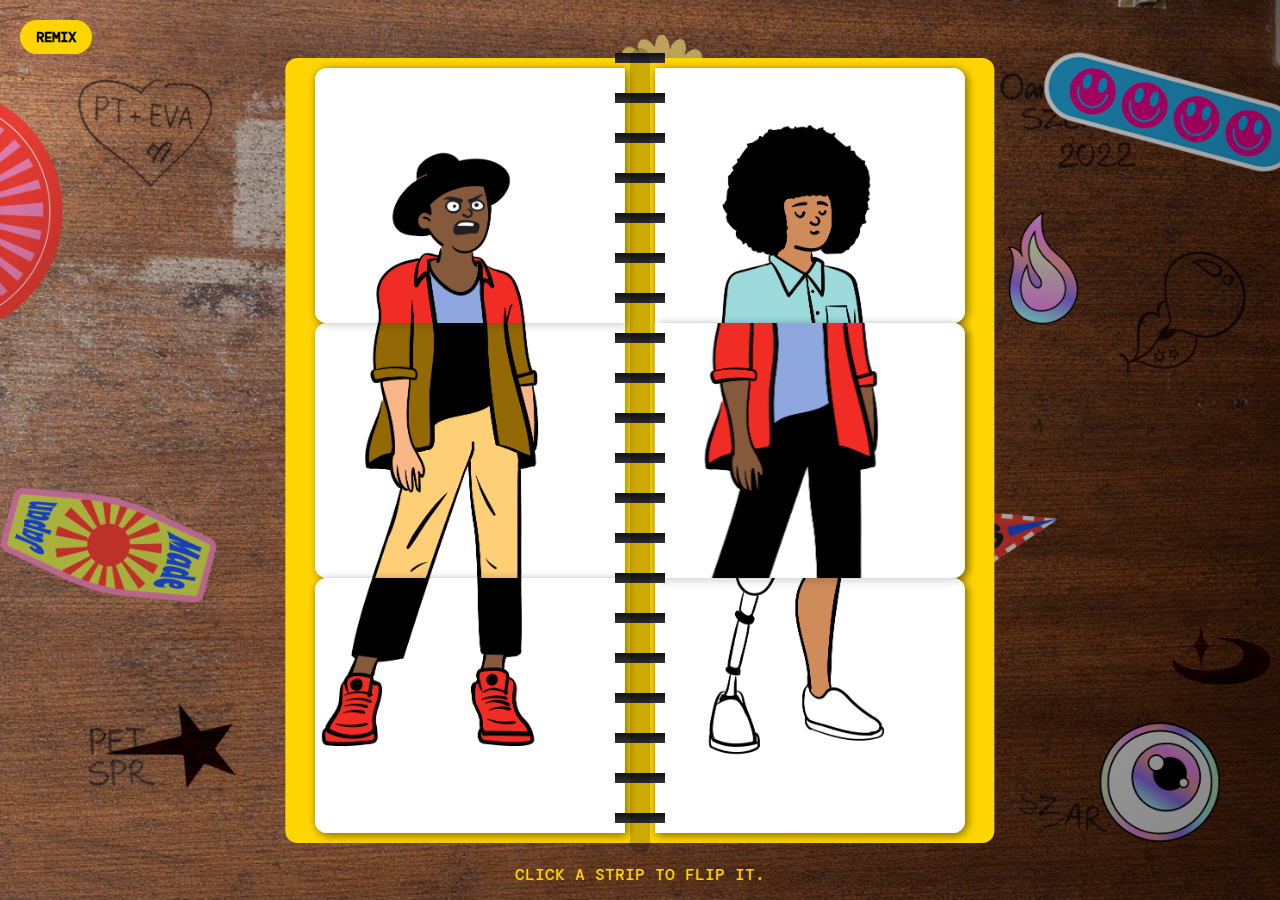
<file: Flip Card Artifact/index.html>
<!DOCTYPE html>
<html lang="en">

<head>
    <meta charset="UTF-8">
    <meta name="viewport" content="width=device-width, initial-scale=1.0">
    <title>Interactive Mix-and-Match Book</title>
    <link rel="stylesheet" href="style.css">
    <!-- Google Fonts for a premium feel -->
    <link
        href="https://fonts.googleapis.com/css2?family=DM+Mono:ital,wght@0,300;0,400;0,500;1,300;1,400;1,500&display=swap"
        rel="stylesheet">
</head>

<body>
    <div id="app">
        <div id="app">
            <button id="remix-toggle-btn" class="text-btn" title="Open Remix Station"
                style="position: absolute; top: 20px; left: 20px; z-index: 1001;">
                Remix
            </button>

            <header class="controls" id="remix-menu">



                <div class="control-group">
                    <label for="base-bg-color">Base Color</label>
                    <input type="color" id="base-bg-color" value="#FFD500" title="Change the revealed background color">
                </div>

                <!-- Image 1: Layer 1 Left -->
                <div class="control-group">
                    <label>Image 1</label>
                    <label for="upload-img-1" class="file-upload-btn"
                        style="cursor: pointer; padding: 5px 10px; background: rgba(255,255,255,0.2); border-radius: 4px; font-size: 0.8rem;">Choose
                        File</label>
                    <input type="file" id="upload-img-1" accept="image/*" style="display: none;">
                </div>

                <!-- Image 2: Layer 1 Right -->
                <div class="control-group">
                    <label>Image 2</label>
                    <label for="upload-img-2" class="file-upload-btn"
                        style="cursor: pointer; padding: 5px 10px; background: rgba(255,255,255,0.2); border-radius: 4px; font-size: 0.8rem;">Choose
                        File</label>
                    <input type="file" id="upload-img-2" accept="image/*" style="display: none;">
                </div>

                <!-- Image 3: Layer 2 Left -->
                <div class="control-group">
                    <label>Image 3</label>
                    <label for="upload-img-3" class="file-upload-btn"
                        style="cursor: pointer; padding: 5px 10px; background: rgba(255,255,255,0.2); border-radius: 4px; font-size: 0.8rem;">Choose
                        File</label>
                    <input type="file" id="upload-img-3" accept="image/*" style="display: none;">
                </div>

                <!-- Image 4: Layer 2 Right -->
                <div class="control-group">
                    <label>Image 4</label>
                    <label for="upload-img-4" class="file-upload-btn"
                        style="cursor: pointer; padding: 5px 10px; background: rgba(255,255,255,0.2); border-radius: 4px; font-size: 0.8rem;">Choose
                        File</label>
                    <input type="file" id="upload-img-4" accept="image/*" style="display: none;">
                </div>

                <!-- Image 5: Layer 3 Left -->
                <div class="control-group">
                    <label>Image 5</label>
                    <label for="upload-img-5" class="file-upload-btn"
                        style="cursor: pointer; padding: 5px 10px; background: rgba(255,255,255,0.2); border-radius: 4px; font-size: 0.8rem;">Choose
                        File</label>
                    <input type="file" id="upload-img-5" accept="image/*" style="display: none;">
                </div>

                <!-- Image 6: Layer 3 Right -->
                <div class="control-group">
                    <label>Image 6</label>
                    <label for="upload-img-6" class="file-upload-btn"
                        style="cursor: pointer; padding: 5px 10px; background: rgba(255,255,255,0.2); border-radius: 4px; font-size: 0.8rem;">Choose
                        File</label>
                    <input type="file" id="upload-img-6" accept="image/*" style="display: none;">
                </div>

                <div class="control-group">
                    <button id="reset-btn" class="text-btn">RESET BOOK</button>
                </div>
            </header>

            <div class="book-container">
                <div class="book">
                    <div class="back-cover"></div>
                    <div class="spiral"></div>

                    <!-- Row 1 -->
                    <div class="row" id="row-1">


                        <!-- Left Pages (3 layers) -->
                        <div class="flip-container left layer-1">
                            <div class="flipper">
                                <div class="front">
                                    <div class="image-slice top left-slice"></div>
                                </div>
                                <div class="back">
                                </div>
                            </div>
                        </div>
                        <div class="flip-container left layer-2">
                            <div class="flipper">
                                <div class="front">
                                    <div class="image-slice top left-slice"></div>
                                </div>
                                <div class="back">
                                </div>
                            </div>
                        </div>
                        <div class="flip-container left layer-3">
                            <div class="flipper">
                                <div class="front">
                                    <div class="image-slice top left-slice"></div>
                                </div>
                                <div class="back">
                                </div>
                            </div>
                        </div>

                        <!-- Right Pages (3 layers) -->
                        <div class="flip-container right layer-1">
                            <div class="flipper">
                                <div class="front">
                                    <div class="image-slice top right-slice"></div>
                                </div>
                                <div class="back">
                                </div>
                            </div>
                        </div>
                        <div class="flip-container right layer-2">
                            <div class="flipper">
                                <div class="front">
                                    <div class="image-slice top right-slice"></div>
                                </div>
                                <div class="back">
                                </div>
                            </div>
                        </div>
                        <div class="flip-container right layer-3">
                            <div class="flipper">
                                <div class="front">
                                    <div class="image-slice top right-slice"></div>
                                </div>
                                <div class="back">
                                </div>
                            </div>
                        </div>
                    </div>

                    <!-- Row 2 -->
                    <div class="row" id="row-2">
                        <!-- Left Pages (3 layers) -->
                        <div class="flip-container left layer-1">
                            <div class="flipper">
                                <div class="front">
                                    <div class="image-slice mid left-slice"></div>
                                </div>
                                <div class="back">
                                </div>
                            </div>
                        </div>
                        <div class="flip-container left layer-2">
                            <div class="flipper">
                                <div class="front">
                                    <div class="image-slice mid left-slice"></div>
                                </div>
                                <div class="back">
                                </div>
                            </div>
                        </div>
                        <div class="flip-container left layer-3">
                            <div class="flipper">
                                <div class="front">
                                    <div class="image-slice mid left-slice"></div>
                                </div>
                                <div class="back">
                                </div>
                            </div>
                        </div>

                        <!-- Right Pages (3 layers) -->
                        <div class="flip-container right layer-1">
                            <div class="flipper">
                                <div class="front">
                                    <div class="image-slice mid right-slice"></div>
                                </div>
                                <div class="back">
                                </div>
                            </div>
                        </div>
                        <div class="flip-container right layer-2">
                            <div class="flipper">
                                <div class="front">
                                    <div class="image-slice mid right-slice"></div>
                                </div>
                                <div class="back">
                                </div>
                            </div>
                        </div>
                        <div class="flip-container right layer-3">
                            <div class="flipper">
                                <div class="front">
                                    <div class="image-slice mid right-slice"></div>
                                </div>
                                <div class="back">
                                </div>
                            </div>
                        </div>
                    </div>

                    <!-- Row 3 -->
                    <div class="row" id="row-3">
                        <!-- Left Pages (3 layers) -->
                        <div class="flip-container left layer-1">
                            <div class="flipper">
                                <div class="front">
                                    <div class="image-slice bot left-slice"></div>
                                </div>
                                <div class="back">
                                </div>
                            </div>
                        </div>
                        <div class="flip-container left layer-2">
                            <div class="flipper">
                                <div class="front">
                                    <div class="image-slice bot left-slice"></div>
                                </div>
                                <div class="back">
                                </div>
                            </div>
                        </div>
                        <div class="flip-container left layer-3">
                            <div class="flipper">
                                <div class="front">
                                    <div class="image-slice bot left-slice"></div>
                                </div>
                                <div class="back">
                                </div>
                            </div>
                        </div>

                        <!-- Right Pages (3 layers) -->
                        <div class="flip-container right layer-1">
                            <div class="flipper">
                                <div class="front">
                                    <div class="image-slice bot right-slice"></div>
                                </div>
                                <div class="back">
                                </div>
                            </div>
                        </div>
                        <div class="flip-container right layer-2">
                            <div class="flipper">
                                <div class="front">
                                    <div class="image-slice bot right-slice"></div>
                                </div>
                                <div class="back">
                                </div>
                            </div>
                        </div>
                        <div class="flip-container right layer-3">
                            <div class="flipper">
                                <div class="front">
                                    <div class="image-slice bot right-slice"></div>
                                </div>
                                <div class="back">
                                </div>
                            </div>
                        </div>

                    </div>

                </div>
            </div>

            <div class="instructions">
                <p>Click a strip to flip it.</p>
            </div>
        </div>
        <script src="script.js"></script>
</body>

</html>
</file>
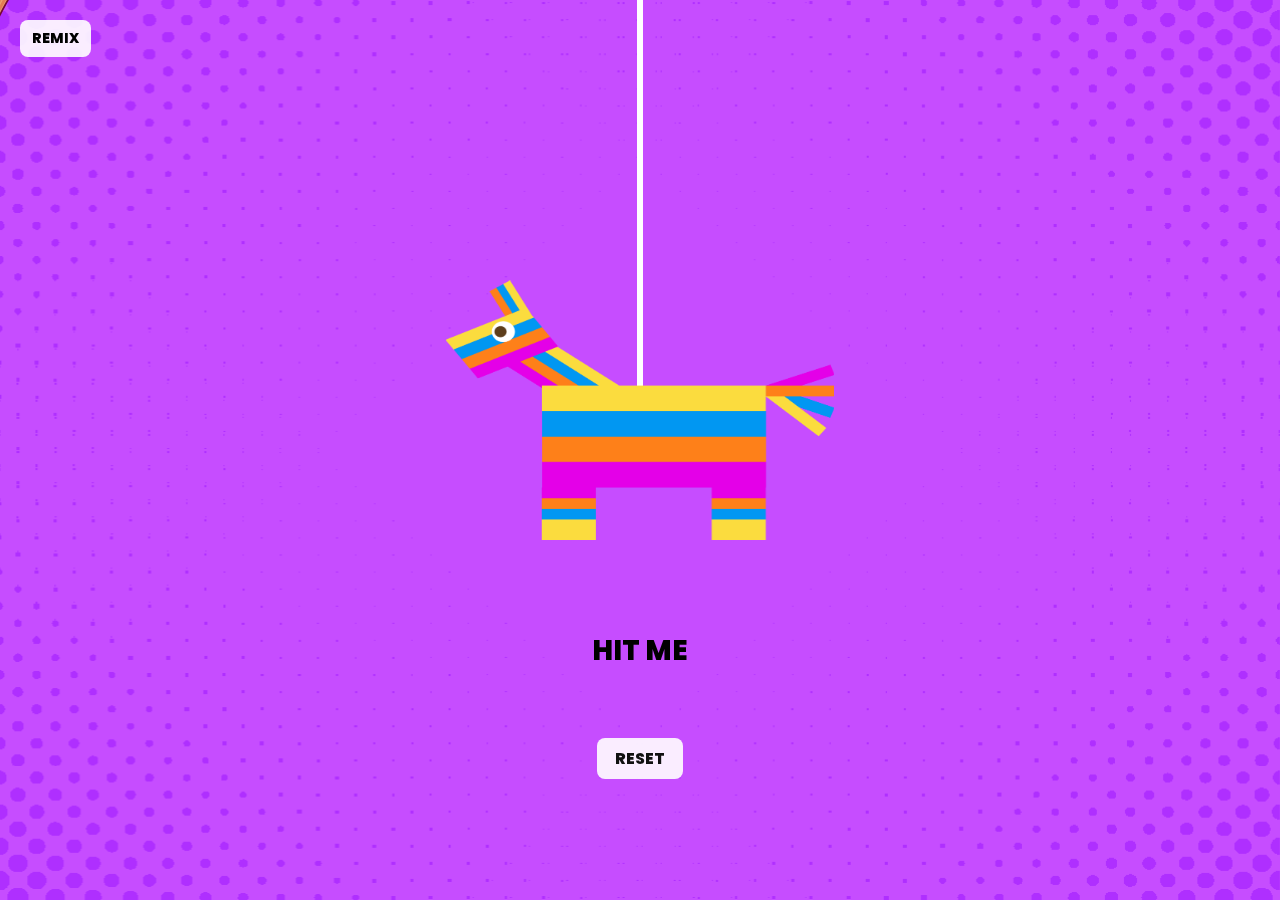
<file: Pinata artifact/index.html>
<!DOCTYPE html>
<html lang="en">

<head>
    <meta charset="UTF-8" />
    <meta name="viewport" content="width=device-width, initial-scale=1.0" />
    <title>Interactive Piñata</title>
    <link href="https://fonts.googleapis.com/css2?family=Poppins:wght@800&display=swap" rel="stylesheet">
    <link rel="stylesheet" href="styles.css">
</head>

<body>
    <img id="customCursor" src="bat.svg" alt="cursor">
    <img id="actionOverlay" src="action.png" alt="action overlay">
    <img id="bgOverlay" src="halftone.png" alt="texture overlay">
    <canvas id="canvas"></canvas>

    <div class="ui-overlay">
        <div id="hitText">HIT ME</div>
        <button id="resetBtn">RESET</button>
        <button id="captureBtn" style="display: none;">CAPTURE</button>
        <button id="remixBtn">REMIX</button>

        <div id="remixMenu">
            <div class="menu-section">
                <h3>CUSTOM IMAGE</h3>
                <input type="file" id="imageInput" accept="image/*">
                <button class="menu-button" id="uploadBtn">📁 ADD PHOTO</button>
                <button class="menu-button" id="cameraBtn">📸 TAKE PHOTO</button>
            </div>

            <div class="menu-section">
                <h3>BACKGROUND COLOR</h3>
                <div class="color-picker-row">
                    <input type="color" id="backgroundColorPicker" value="#2f2f2f" aria-label="Choose background color">
                    <input type="text" id="backgroundColorText" value="#2f2f2f" maxlength="7"
                        aria-label="Enter hex color">
                </div>
                <button class="menu-button" id="epilepsyBtn" style="margin-top: 10px;">⚠️ EPILEPSY WARNING</button>
                <button class="menu-button" id="randomColorBtn" style="margin-top: 5px;">🎨 RANDOMISE PIÑATA</button>
            </div>

            <div class="menu-section">
                <h3>EMOJI TYPE</h3>
                <div class="emoji-options">
                    <div class="emoji-option">
                        <input type="radio" name="emoji" id="candy" value="candy">
                        <label for="candy">🍬 CANDY</label>
                    </div>
                    <div class="emoji-option">
                        <input type="radio" name="emoji" id="party" value="party">
                        <label for="party">🎉 PARTY</label>
                    </div>
                    <div class="emoji-option">
                        <input type="radio" name="emoji" id="fruits" value="fruits">
                        <label for="fruits">🍎 FRUITS</label>
                    </div>
                    <div class="emoji-option">
                        <input type="radio" name="emoji" id="hearts" value="hearts">
                        <label for="hearts">❤️ HEARTS</label>
                    </div>
                    <div class="emoji-option">
                        <input type="radio" name="emoji" id="angry" value="angry" checked>
                        <label for="angry">😡 ANGRY</label>
                    </div>
                </div>
            </div>
        </div>
    </div>

    <script src="script.js"></script>
</body>

</html>
</file>
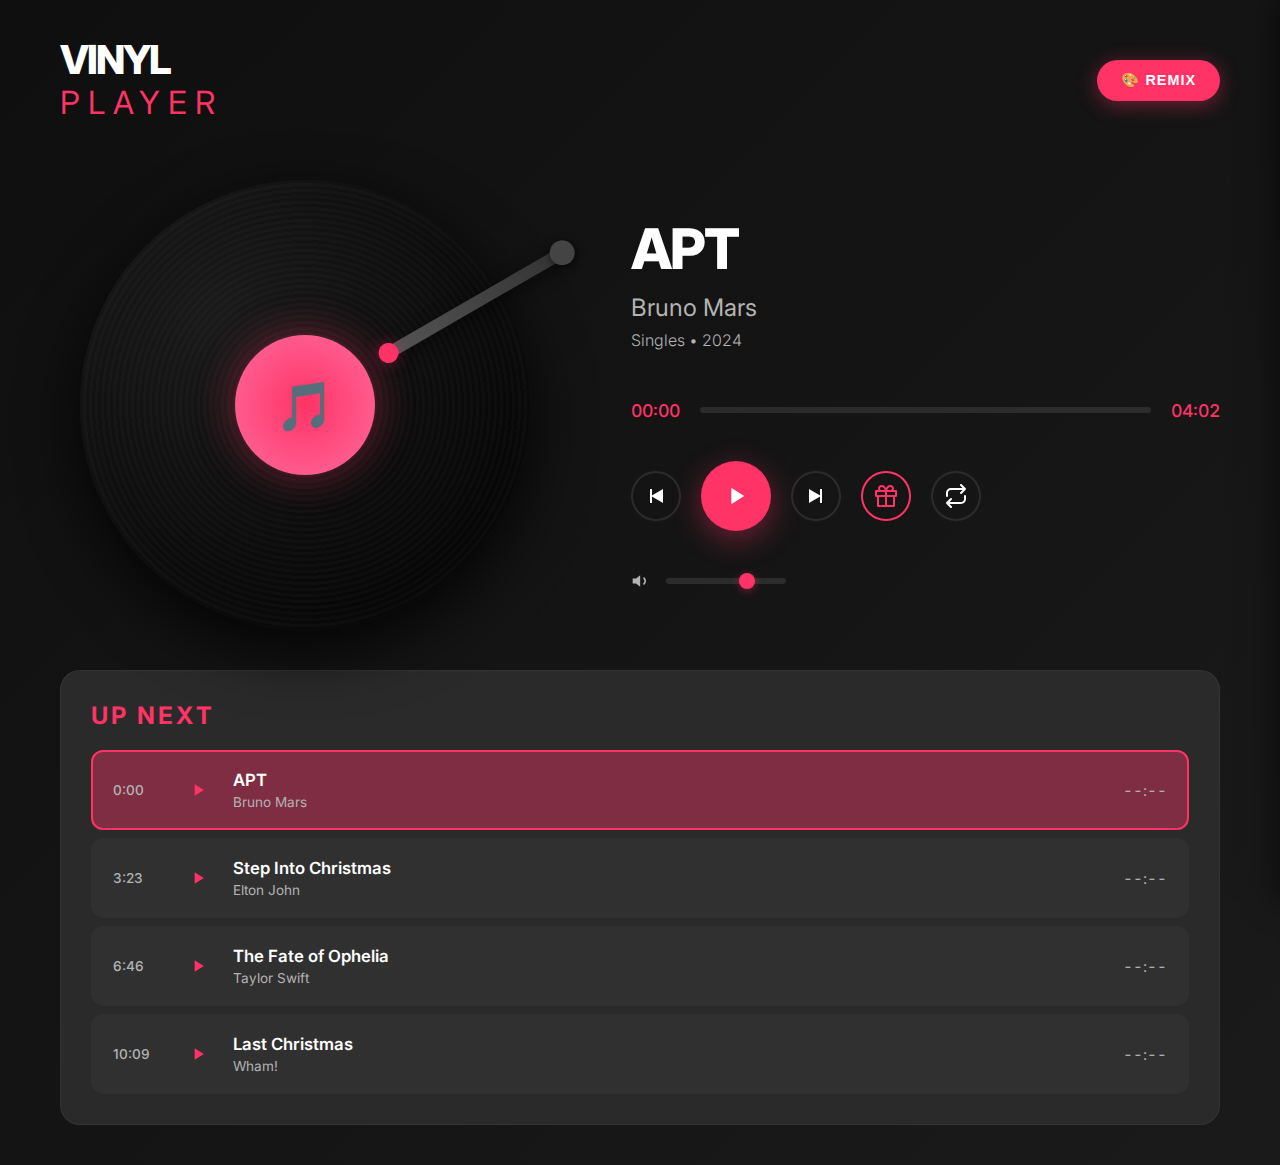
<file: vinyl radio mixer/index.html>
<!DOCTYPE html>
<html lang="en">
<head>
    <meta charset="UTF-8">
    <meta name="viewport" content="width=device-width, initial-scale=1.0">
    <title>Vinyl Player</title>
    <link rel="stylesheet" href="css/style.css">
    <link rel="preconnect" href="https://fonts.googleapis.com">
    <link rel="preconnect" href="https://fonts.gstatic.com" crossorigin>
    <link href="https://fonts.googleapis.com/css2?family=Inter:wght@300;400;500;600;700;800&display=swap" rel="stylesheet">
</head>
<body>
    <div class="app-container">
        <!-- Header -->
        <header class="header">
            <div class="logo">
                <h1>VINYL<br><span>PLAYER</span></h1>
            </div>
            <button class="remix-btn" id="remixBtn" title="Open Remix Panel">
                🎨 REMIX
            </button>
        </header>

        <!-- Main Player Section -->
        <main class="main-content">
            <!-- Vinyl Record Display -->
            <div class="vinyl-section">
                <div class="vinyl-container">
                    <div class="vinyl-record" id="vinylRecord">
                        <div class="vinyl-center">
                            <div class="vinyl-label" id="vinylLabel">
                                <div class="label-icon">🎵</div>
                            </div>
                        </div>
                        <div class="vinyl-grooves"></div>
                    </div>
                    <div class="tonearm" id="tonearm"></div>
                </div>
            </div>

            <!-- Track Info Display -->
            <div class="track-info-section">
                <div class="track-info">
                    <h2 class="track-title" id="trackTitle">Track Title</h2>
                    <p class="track-artist" id="trackArtist">Artist Name</p>
                    <p class="track-album" id="trackAlbum">Album • Year</p>
                </div>

                <!-- Time Progress -->
                <div class="time-section">
                    <span class="time-current" id="currentTime">00:00</span>
                    <div class="progress-container" id="progressContainer">
                        <div class="progress-bar" id="progressBar"></div>
                        <div class="progress-handle" id="progressHandle"></div>
                    </div>
                    <span class="time-total" id="duration">04:02</span>
                </div>

                <!-- Control Buttons -->
                <div class="controls">
                    <button class="control-btn" id="prevBtn">
                        <svg width="24" height="24" viewBox="0 0 24 24" fill="none">
                            <path d="M19 5L7 12L19 19V5Z" fill="currentColor"/>
                            <path d="M7 5V19" stroke="currentColor" stroke-width="2"/>
                        </svg>
                    </button>

                    <button class="control-btn play-btn" id="playBtn">
                        <svg width="28" height="28" viewBox="0 0 24 24" fill="none" id="playIcon">
                            <path d="M8 5V19L19 12L8 5Z" fill="currentColor"/>
                        </svg>
                    </button>

                    <button class="control-btn" id="nextBtn">
                        <svg width="24" height="24" viewBox="0 0 24 24" fill="none">
                            <path d="M5 5L17 12L5 19V5Z" fill="currentColor"/>
                            <path d="M17 5V19" stroke="currentColor" stroke-width="2"/>
                        </svg>
                    </button>

                    <button class="control-btn gift-icon-btn" id="giftIconBtn">
                        <svg width="24" height="24" viewBox="0 0 24 24" fill="none" id="giftIconSvg">
                            <path d="M20 12V22H4V12" stroke="currentColor" stroke-width="2" stroke-linecap="round" stroke-linejoin="round"/>
                            <path d="M22 7H2V12H22V7Z" stroke="currentColor" stroke-width="2" stroke-linecap="round" stroke-linejoin="round"/>
                            <path d="M12 22V7" stroke="currentColor" stroke-width="2" stroke-linecap="round" stroke-linejoin="round"/>
                            <path d="M12 7H7.5C6.83696 7 6.20107 6.73661 5.73223 6.26777C5.26339 5.79893 5 5.16304 5 4.5C5 3.83696 5.26339 3.20107 5.73223 2.73223C6.20107 2.26339 6.83696 2 7.5 2C11 2 12 7 12 7Z" stroke="currentColor" stroke-width="2" stroke-linecap="round" stroke-linejoin="round"/>
                            <path d="M12 7H16.5C17.163 7 17.7989 6.73661 18.2678 6.26777C18.7366 5.79893 19 5.16304 19 4.5C19 3.83696 18.7366 3.20107 18.2678 2.73223C17.7989 2.26339 17.163 2 16.5 2C13 2 12 7 12 7Z" stroke="currentColor" stroke-width="2" stroke-linecap="round" stroke-linejoin="round"/>
                        </svg>
                    </button>

                    <button class="control-btn" id="repeatBtn">
                        <svg width="24" height="24" viewBox="0 0 24 24" fill="none">
                            <path d="M17 1L21 5L17 9M7 23L3 19L7 15M21 5H7C4.79086 5 3 6.79086 3 9V12M3 19H17C19.2091 19 21 17.2091 21 15V12" stroke="currentColor" stroke-width="2" stroke-linecap="round" stroke-linejoin="round"/>
                        </svg>
                    </button>
                </div>

                <!-- Volume Control -->
                <div class="volume-section">
                    <svg width="20" height="20" viewBox="0 0 24 24" fill="none" class="volume-icon">
                        <path d="M11 5L6 9H2V15H6L11 19V5Z" fill="currentColor"/>
                        <path d="M15.54 8.46C16.4774 9.39764 17.0039 10.6692 17.0039 11.995C17.0039 13.3208 16.4774 14.5924 15.54 15.53" stroke="currentColor" stroke-width="2" stroke-linecap="round"/>
                    </svg>
                    <input type="range" id="volumeSlider" class="volume-slider" min="0" max="100" value="70">
                </div>
            </div>
        </main>

        <!-- Playlist Section -->
        <section class="playlist-section">
            <h3 class="playlist-header">UP NEXT</h3>
            <ul class="playlist" id="playlist">
                <!-- Tracks will be populated by JavaScript -->
            </ul>
        </section>

        <!-- Hidden Audio Element -->
        <audio id="audioPlayer" preload="metadata"></audio>
    </div>

    <!-- Remix Panel -->
    <div class="remix-panel" id="remixPanel">
        <div class="remix-panel-header">
            <h2>🎨 Remix Studio</h2>
            <button class="close-panel-btn" id="closePanelBtn">✕</button>
        </div>

        <div class="remix-panel-content">
            <!-- Color Scheme Shuffle -->
            <section class="remix-section">
                <h3>Color Scheme</h3>
                <p class="section-description">Randomize your track colors for a fresh vibe</p>
                <button class="shuffle-colors-btn" id="shuffleColorsBtn">
                    <svg width="20" height="20" viewBox="0 0 24 24" fill="none">
                        <path d="M16 3H21V8M4 20L21 3M21 16V21H16M15 15L21 21M4 4L9 9" stroke="currentColor" stroke-width="2" stroke-linecap="round"/>
                    </svg>
                    Shuffle Colors
                </button>
                <div class="current-colors" id="currentColors">
                    <!-- Color swatches will be populated here -->
                </div>
            </section>

            <!-- Track Selection -->
            <section class="remix-section">
                <h3>Track Selection</h3>
                <p class="section-description">Choose 4 tracks from the library (4/4 selected)</p>
                <div class="track-library" id="trackLibrary">
                    <!-- Track options will be populated here -->
                </div>
            </section>

            <!-- Custom Uploads -->
            <section class="remix-section">
                <h3>Upload Custom Tracks</h3>
                <p class="section-description">Add up to 4 of your own tracks</p>
                <div class="upload-area" id="uploadArea">
                    <input type="file" id="fileInput" accept="audio/*" multiple style="display: none;">
                    <button class="upload-btn" id="uploadBtn">
                        <svg width="20" height="20" viewBox="0 0 24 24" fill="none">
                            <path d="M21 15V19C21 19.5304 20.7893 20.0391 20.4142 20.4142C20.0391 20.7893 19.5304 21 19 21H5C4.46957 21 3.96086 20.7893 3.58579 20.4142C3.21071 20.0391 3 19.5304 3 19V15" stroke="currentColor" stroke-width="2" stroke-linecap="round" stroke-linejoin="round"/>
                            <path d="M17 8L12 3L7 8" stroke="currentColor" stroke-width="2" stroke-linecap="round" stroke-linejoin="round"/>
                            <path d="M12 3V15" stroke="currentColor" stroke-width="2" stroke-linecap="round" stroke-linejoin="round"/>
                        </svg>
                        Choose Files
                    </button>
                    <div class="uploaded-files" id="uploadedFiles">
                        <!-- Uploaded files will appear here -->
                    </div>
                </div>
            </section>
        </div>
    </div>

    <!-- Panel Overlay -->
    <div class="panel-overlay" id="panelOverlay"></div>

    <script src="js/player.js"></script>
</body>
</html>
</file>
<file: Flip Card Artifact/style.css>
:root {
        --bg-color: #1a1a1a;
        --text-color: #f0f0f0;
        /* Use VH to ensure it fits without scrolling */
        --book-height: 85vh;
        --book-width: calc(var(--book-height) * 0.875);
        /* Maintain aspect ratio */
        --row-height: calc(var(--book-height) / 3);
        --spiral-width: clamp(30px, 4vw, 50px);
        --page-width: calc((var(--book-width) - var(--spiral-width)) / 2);
        --page-bg-color: #ffffff;
        --base-bg-color: #FFD500;

        /* Dynamic Image Variables - Layer 1 */
        --layer1-left-bg-image: url('Assets/person 1.jpg');
        --layer1-right-bg-image: url('Assets/person 2.jpg');
        --layer1-left-bg-size: var(--page-width) var(--book-height);
        --layer1-right-bg-size: var(--page-width) var(--book-height);

        /* Layer 2 */
        --layer2-left-bg-image: url('Assets/person 3.jpg');
        --layer2-right-bg-image: url('Assets/person 4.jpg');
        --layer2-left-bg-size: var(--page-width) var(--book-height);
        --layer2-right-bg-size: var(--page-width) var(--book-height);

        /* Layer 3 */
        --layer3-left-bg-image: url('Assets/person 5.jpg');
        --layer3-right-bg-image: url('Assets/person 6.jpg');
        --layer3-left-bg-size: var(--page-width) var(--book-height);
        --layer3-right-bg-size: var(--page-width) var(--book-height);
    }

    * {
        box-sizing: border-box;
        margin: 0;
        padding: 0;
    }

    body {
        background-color: var(--bg-color);
        background-image: url('Desk.png');
        background-size: cover;
        background-position: center;
        background-repeat: no-repeat;
        color: var(--text-color);
        font-family: 'DM Mono', monospace;
        display: flex;
        flex-direction: column;
        align-items: center;
        height: 100vh;
        overflow: hidden;
        /* Prevent scrolling */
        padding: 0;
        justify-content: center;
        justify-content: center;
        /* Center book vertically */
        text-transform: uppercase;
    }

    button,
    input,
    select,
    textarea {
        text-transform: uppercase;
    }

    input[type="color"] {
        width: 40px;
        height: 40px;
        border: none;
        border-radius: 50%;
        cursor: pointer;
        background: none;
    }

    input[type="color"]::-webkit-color-swatch-wrapper {
        padding: 0;
    }

    input[type="color"]::-webkit-color-swatch {
        border: 2px solid rgba(255, 255, 255, 0.2);
        border-radius: 50%;
    }

    button {
        padding: 10px 20px;
        border-radius: 8px;
        border: none;
        background: linear-gradient(135deg, #6e8efb, #a777e3);
        color: white;
        font-weight: 600;
        cursor: pointer;
        transition: transform 0.2s, box-shadow 0.2s;
    }

    button:hover {
        transform: translateY(-2px);
        box-shadow: 0 4px 12px rgba(110, 142, 251, 0.4);
    }

    /* Controls Header - Moved to Left */
    /* Control Groups */
    .control-group {
        display: flex;
        flex-direction: row;
        align-items: center;
        justify-content: flex-start;
        gap: 15px;
        /* Gap between label and input */
        color: white;
    }

    .control-group label {
        font-size: 0.9rem;
        font-weight: 500;
    }

    /* Controls Header - Sliding Menu */
    .controls {
        position: fixed;
        /* Move off-screen to the left using transform instead of left property for better performance */
        left: 20px;
        top: 60px;
        /* Below the Remix button */

        width: max-content;
        /* Auto width */
        height: auto;
        /* Auto height */
        max-height: 80vh;
        /* Prevent overflow */

        transform: translateX(calc(-100% - 40px));
        /* Slide out to left */

        display: flex;
        flex-direction: column;
        gap: 15px;
        background: rgba(40, 40, 40, 0.95);
        padding: 20px;
        border-radius: 12px;
        backdrop-filter: blur(15px);
        box-shadow: 4px 4px 20px rgba(0, 0, 0, 0.5);
        z-index: 1002;
        transition: transform 0.3s cubic-bezier(0.4, 0.0, 0.2, 1);
        border: 1px solid rgba(255, 255, 255, 0.1);
    }

    .controls.open {
        /* Slide in */
        transform: translateX(0);
    }

    /* Icon Buttons (Hamburger & Close) */
    .icon-btn {
        background: none;
        border: none;
        color: white;
        cursor: pointer;
        padding: 8px;
        border-radius: 50%;
        display: flex;
        align-items: center;
        justify-content: center;
        transition: background 0.2s;
    }

    .icon-btn:hover {
        background: rgba(255, 255, 255, 0.15);
        transform: none;
        box-shadow: none;
        border: 1px solid #ff6b00;
        /* Orange outline on hover */
    }

    /* Text Button (Remix Toggle) */
    .text-btn {
        background: rgba(255, 255, 255, 0.1);
        border: 1px solid rgba(255, 255, 255, 0.2);
        color: black;
        cursor: pointer;
        padding: 8px 16px;
        border-radius: 20px;
        font-family: 'DM Mono', monospace;
        font-size: 0.9rem;
        font-weight: 600;
        transition: all 0.2s;
        backdrop-filter: blur(5px);
    }

    .text-btn:hover {
        background: rgba(255, 255, 255, 0.2);
        transform: translateY(-1px);
        box-shadow: 0 4px 12px rgba(0, 0, 0, 0.2);
        border-color: #ff6b00;
    }

    #remix-toggle-btn {
        background-color: #FFD500;
        /* Matches Base Color */
        border: none;
    }

    #remix-toggle-btn:hover {
        background-color: #e6c000;
        /* Darker Yellow/Gold */
    }

    /* Book Container */
    #reset-btn {
        background-color: #FFD500;
        width: 100%;
        padding: 8px 16px;
        margin-top: 10px;
        font-size: 14px;
        letter-spacing: 1px;
    }

    .book-container {
        perspective: 2000px;
        display: flex;
        align-items: center;
        justify-content: center;
        margin-bottom: 0;
    }

    .book {
        width: var(--book-width);
        height: var(--book-height);
        position: relative;
        display: flex;
        flex-direction: column;
    }

    /* Spiral Binding */
    .spiral {
        position: absolute;
        top: -20px;
        bottom: -20px;
        left: 50%;
        transform: translateX(-50%);
        width: var(--spiral-width);
        z-index: 500;
        background: repeating-linear-gradient(0deg,
                transparent 0px,
                transparent 30px,
                #333 30px,
                #111 40px,
                transparent 40px);
        display: flex;
        flex-direction: column;
        justify-content: space-between;
        align-items: center;
        pointer-events: none;
    }

    .spiral::after {
        content: '';
        position: absolute;
        top: 0;
        bottom: 0;
        width: 40%;
        background: rgba(0, 0, 0, 0.2);
        border-radius: 20px;
    }

    /* Rows */
    .row {
        height: var(--row-height);
        width: 100%;
        position: relative;
        display: flex;
        justify-content: center;
    }

    /* Common Layout shared by Flipper and Base Layer */
    .flip-container {
        position: absolute;
        top: 0;
        height: 100%;
    }

    /* Base layer underlying everything */
    .back-cover {
        position: absolute;
        top: -10px;
        bottom: -10px;
        width: calc(var(--page-width) * 2 + var(--spiral-width) + 40px);
        left: 50%;
        transform: translateX(-50%);
        background-color: var(--base-bg-color);
        z-index: 1;
        border-radius: 12px;
    }

    /* Specifics for Left/Right Containers */
    .flip-container {
        width: var(--page-width);
        z-index: 10;
        transform-style: preserve-3d;
        transition: transform 0.8s cubic-bezier(0.4, 0.0, 0.2, 1);
    }

    .flip-container.left {
        right: 50%;
        margin-right: calc(var(--spiral-width) / 2 - 10px);
        transform-origin: calc(100% + (var(--spiral-width) / 2 - 10px)) center;
    }

    .flip-container.right {
        left: 50%;
        margin-left: calc(var(--spiral-width) / 2 - 10px);
        transform-origin: calc(0% - (var(--spiral-width) / 2 - 10px)) center;
    }

    /* Flip Actions & Z-Index Logic */
    .flip-container.is-animating {
        z-index: 200 !important;
    }

    /* Binder Physics: Flipped pages sit on top of the stack */
    .flip-container.flipped {
        z-index: 20;
    }

    .flip-container.left.flipped {
        transform: rotateY(180deg);
    }

    .flip-container.right.flipped {
        transform: rotateY(-180deg);
    }

    /* Flipper faces */
    .flipper {
        width: 100%;
        height: 100%;
        position: relative;
        transform-style: preserve-3d;
    }

    .front,
    .back {
        position: absolute;
        width: 100%;
        height: 100%;
        backface-visibility: hidden;
        overflow: hidden;
        box-shadow: 2px 2px 10px rgba(0, 0, 0, 0.2);
        background-color: white;
    }

    /* Border Radius Logic */
    .flip-container.left .front {
        border-radius: 12px 0 0 12px;
    }

    .flip-container.left .back {
        border-radius: 0 12px 12px 0;
    }

    .flip-container.right .front {
        border-radius: 0 12px 12px 0;
    }

    .flip-container.right .back {
        border-radius: 12px 0 0 12px;
    }

    .front {
        z-index: 2;
        transform: rotateY(0deg);
        cursor: pointer;
    }

    /* Back Face Styling */
    .back {
        background-color: var(--page-bg-color);
        background-repeat: no-repeat;
        cursor: pointer;
    }

    /* Back of Left Card (When flipped, it sits on right, but we want it to keep Left Image) */
    .flip-container.left .back {
        transform: rotateY(180deg);
        background-image: var(--left-bg-image);
        background-size: var(--left-bg-size);
    }

    /* Back of Right Card (When flipped, it sits on left, but we want it to keep Right Image) */
    .flip-container.right .back {
        transform: rotateY(180deg);
        background-image: var(--right-bg-image);
        background-size: var(--right-bg-size);
    }

    /* Image Slices (Front) */
    .image-slice {
        width: 100%;
        height: 100%;
        background-repeat: no-repeat;
        transition: filter 0.2s;
    }

    /* Layer-specific images */
    /* Layer 1 - Front */
    .flip-container.left.layer-1 .image-slice {
        background-image: var(--layer1-left-bg-image);
        background-size: var(--layer1-left-bg-size);
    }

    .flip-container.right.layer-1 .image-slice {
        background-image: var(--layer1-right-bg-image);
        background-size: var(--layer1-right-bg-size);
    }

    /* Layer 1 - Back */
    .flip-container.left.layer-1 .back {
        background-image: var(--layer1-left-bg-image);
        background-size: var(--layer1-left-bg-size);
    }

    .flip-container.right.layer-1 .back {
        background-image: var(--layer1-right-bg-image);
        background-size: var(--layer1-right-bg-size);
    }

    /* Layer 2 - Front */
    .flip-container.left.layer-2 .image-slice {
        background-image: var(--layer2-left-bg-image);
        background-size: var(--layer2-left-bg-size);
    }

    .flip-container.right.layer-2 .image-slice {
        background-image: var(--layer2-right-bg-image);
        background-size: var(--layer2-right-bg-size);
    }

    /* Layer 2 - Back */
    .flip-container.left.layer-2 .back {
        background-image: var(--layer2-left-bg-image);
        background-size: var(--layer2-left-bg-size);
    }

    .flip-container.right.layer-2 .back {
        background-image: var(--layer2-right-bg-image);
        background-size: var(--layer2-right-bg-size);
    }

    /* Layer 3 - Front */
    .flip-container.left.layer-3 .image-slice {
        background-image: var(--layer3-left-bg-image);
        background-size: var(--layer3-left-bg-size);
    }

    .flip-container.right.layer-3 .image-slice {
        background-image: var(--layer3-right-bg-image);
        background-size: var(--layer3-right-bg-size);
    }

    /* Layer 3 - Back */
    .flip-container.left.layer-3 .back {
        background-image: var(--layer3-left-bg-image);
        background-size: var(--layer3-left-bg-size);
    }

    .flip-container.right.layer-3 .back {
        background-image: var(--layer3-right-bg-image);
        background-size: var(--layer3-right-bg-size);
    }

    /* Slicing Positions */
    /* Since images are now Page-Sized, we only need vertical slicing */

    /* Row 1 */
    #row-1 .image-slice,
    #row-1 .back {
        background-position: center 0;
    }

    /* Row 2 */
    #row-2 .image-slice,
    #row-2 .back {
        background-position: center calc(var(--row-height) * -1);
    }

    /* Row 3 */
    #row-3 .image-slice,
    #row-3 .back {
        background-position: center calc(var(--row-height) * -2);
    }

    /* Layer Stacking - Base z-index for layers */
    /* REVERSED ORDER: Layer 1 on top */
    .flip-container.layer-1 {
        z-index: 12;
    }

    .flip-container.layer-2 {
        z-index: 11;
    }

    .flip-container.layer-3 {
        z-index: 10;
    }



    /* When flipped, bring to front */
    .flip-container.flipped {
        z-index: 100 !important;
    }


    .instructions {
        position: absolute;
        bottom: 15px;
        /* Moved to bottom */
        left: 50%;
        transform: translateX(-50%);
        /* Centered */
        text-align: center;
        opacity: 1;
        color: #FFD500;
        font-weight: 500;
        z-index: 100;
        pointer-events: none;
        width: auto;
        white-space: nowrap;
        animation: flash 1.8s infinite;
    }

    /* Responsive Scaling */
    @media (max-width: 750px) {
        :root {
            --book-width: 95vw;
            --book-height: 120vw;
        }
    }
</file>
<file: Pinata artifact/styles.css>
* {
    margin: 0;
    padding: 0;
    box-sizing: border-box;
}

body {
    font-family: 'Poppins', sans-serif;
    overflow: hidden;
    transition: background-color 0.3s ease;
    background-color: #C64DFF;
    /* Match default JS color to prevent grey flash */
}

#bgOverlay {
    position: fixed;
    top: 0;
    left: 0;
    width: 100%;
    height: 100%;
    object-fit: cover;
    mix-blend-mode: overlay;
    pointer-events: none;
    z-index: -1;
    /* Halftone on top of Action */
    opacity: 0.4;
    /* Slight transparency if needed, but overlay usually handles it. Adjust as desired */
}

#actionOverlay {
    position: fixed;
    top: 0;
    left: 0;
    width: 100%;
    height: 100%;
    object-fit: cover;
    mix-blend-mode: screen;
    pointer-events: none;
    z-index: -2;
    /* Above background, below halftone */
    opacity: 0;
    transition: opacity 0.5s ease-out;
    /* Slow fade out */
}

#actionOverlay.active {
    opacity: 1;
    transition: none;
    /* Instant appear */
}

/* ... existing styles ... */

/* Custom Cursor */
/* Nuclear option: hide cursor on everything */
html,
body,
* {
    cursor: none !important;
}

#customCursor {
    position: fixed;
    top: 0;
    left: 0;
    width: 60px;
    /* Restored to larger size */
    pointer-events: none;
    z-index: 9999;
    transform: translate(-50%, -50%);
    /* Removed transition for instant response */
    transition: none;
}

#canvas {
    display: block;
    position: absolute;
    top: 0;
    left: 0;
}

.ui-overlay {
    position: absolute;
    top: 0;
    left: 0;
    width: 100%;
    height: 100%;
    pointer-events: none;
}

.ui-overlay>* {
    pointer-events: auto;
}

#hitText {
    position: absolute;
    top: 70%;
    left: 50%;
    transform: translateX(-50%);
    font-size: 48px;
    font-weight: 800;
    color: #000;
}

#resetBtn {
    position: absolute;
    top: 82%;
    left: 50%;
    transform: translateX(-50%);
    padding: 12px 32px;
    font-family: 'Poppins', sans-serif;
    font-weight: 800;
    font-size: 18px;
    background: rgba(255, 255, 255, 0.9);
    color: #111;
    border: none;
    border-radius: 8px;
    cursor: pointer;
    transition: all 0.3s ease;
}

#resetBtn:hover {
    background: #ddd
}

#captureBtn {
    position: absolute;
    top: 92%;
    left: 50%;
    transform: translateX(-50%);
    padding: 12px 32px;
    font-family: 'Poppins', sans-serif;
    font-weight: 800;
    font-size: 18px;
    background: rgba(255, 255, 255, 0.9);
    color: #111;
    border: none;
    border-radius: 8px;
    cursor: pointer;
    transition: all 0.3s ease;
}

#captureBtn:hover {
    background: #ddd
}

#remixBtn {
    position: absolute;
    top: 20px;
    left: 20px;
    padding: 12px 24px;
    font-family: 'Poppins', sans-serif;
    font-weight: 800;
    font-size: 16px;
    background: rgba(255, 255, 255, 0.9);
    color: black;
    border: none;
    border-radius: 8px;
    cursor: pointer;
    transition: all 0.3s ease;
}

#remixBtn:hover {
    background: #eee
}

#remixMenu {
    position: absolute;
    top: 70px;
    left: 20px;
    background: #fff;
    padding: 20px;
    border-radius: 15px;
    box-shadow: 0 8px 32px rgba(0, 0, 0, 0.1);
    display: none;
    max-width: 300px;
    z-index: 1000;
}

#remixMenu.active {
    display: block
}

.menu-section {
    margin-bottom: 20px
}

.menu-section h3 {
    font-size: 14px;
    font-weight: 800;
    margin-bottom: 10px;
    color: #333
}

.menu-button {
    width: 100%;
    padding: 10px;
    margin: 5px 0;
    font-family: 'Poppins', sans-serif;
    font-weight: 800;
    font-size: 12px;
    background: #999;
    color: black;
    border: none;
    border-radius: 8px;
    cursor: pointer;
    transition: all 0.2s ease;
}

.menu-button:hover {
    background: #333;
    color: white
}

.color-grid {
    display: grid;
    grid-template-columns: repeat(4, 1fr);
    gap: 8px;
    margin-top: 8px
}

.color-option {
    width: 100%;
    aspect-ratio: 1;
    border: 2px solid #ddd;
    border-radius: 8px;
    cursor: pointer;
    transition: all 0.2s ease
}

.color-option:hover {
    transform: scale(1.1);
    border-color: #333
}

.emoji-options {
    display: flex;
    flex-direction: column;
    gap: 8px
}

.emoji-option {
    display: flex;
    align-items: center;
    gap: 8px;
    padding: 8px;
    background: #f9f9f9;
    border-radius: 8px;
    cursor: pointer;
    transition: all 0.2s ease
}

.emoji-option:hover {
    background: #f0f0f0
}

.emoji-option input[type="radio"] {
    cursor: pointer
}

.emoji-option label {
    cursor: pointer;
    font-size: 14px;
    font-weight: 800;
    flex: 1
}

#imageInput {
    display: none
}

/* small buttons for top anchor and rope */
#ropeAnchor {
    position: absolute;
    top: 0;
    left: 50%;
    transform: translateX(-50%);
    width: 12px;
    height: 12px;
    background: white;
    border-radius: 6px;
    box-shadow: 0 0 10px rgba(255, 255, 255, 0.8);
    z-index: 500;
    pointer-events: none;
}

/* accessible styles */
#hitText,
button,
.menu-button,
label {
    user-select: none
}

#hitText {
    font-size: 28px
}

#resetBtn {
    padding: 8px 18px;
    font-size: 16px
}

#remixBtn {
    padding: 8px 12px;
    font-size: 14px
}


/* Custom Cursor */
/* Custom Cursor */
body,
button,
input,
label,
a {
    cursor: none !important;
}

/* Restore normal cursor in menus and interactive elements */
#remixMenu,
#remixMenu *,
button,
label,
input {
    cursor: pointer !important;
}

#customCursor {
    position: fixed;
    top: 0;
    left: 0;
    width: 80px;
    /* Slightly smaller as requested */
    pointer-events: none;
    z-index: 9999;
    transform: translate(-50%, -50%);
    /* Center to cursor */
    /* Add a very fast transition for "smoother" feel */
    transition: transform 0.05s linear;
}
</file>
<file: vinyl radio mixer/css/style.css>
/* Modern Vinyl Player - Dynamic Color Theming */

* {
    margin: 0;
    padding: 0;
    box-sizing: border-box;
}

:root {
    /* Default Theme Colors (Track 1 - Pink) */
    --primary-color: #FF3366;
    --secondary-color: #FF6B9D;
    --bg-dark: #1A1A1A;
    --bg-card: #2A2A2A;
    --text-primary: #FFFFFF;
    --text-secondary: #B3B3B3;
    --accent-glow: rgba(255, 51, 102, 0.4);
}

/* Color Themes for Each Track */
body[data-theme="track1"] {
    --primary-color: #FF3366;
    --secondary-color: #FF6B9D;
    --accent-glow: rgba(255, 51, 102, 0.4);
}

body[data-theme="track2"] {
    --primary-color: #00D9FF;
    --secondary-color: #5CE1E6;
    --accent-glow: rgba(0, 217, 255, 0.4);
}

body[data-theme="track3"] {
    --primary-color: #9D4EDD;
    --secondary-color: #C77DFF;
    --accent-glow: rgba(157, 78, 221, 0.4);
}

body[data-theme="track4"] {
    --primary-color: #FFB800;
    --secondary-color: #FFC947;
    --accent-glow: rgba(255, 184, 0, 0.4);
}

body[data-theme="gift"] {
    --primary-color: #FF006E;
    --secondary-color: #FF5AAD;
    --accent-glow: rgba(255, 0, 110, 0.5);
}

body {
    font-family: 'Inter', -apple-system, BlinkMacSystemFont, sans-serif;
    background: linear-gradient(135deg, #0F0F0F 0%, var(--bg-dark) 100%);
    color: var(--text-primary);
    min-height: 100vh;
    transition: background 0.6s ease;
}

.app-container {
    max-width: 1400px;
    margin: 0 auto;
    padding: 40px 60px;
    min-height: 100vh;
    display: grid;
    grid-template-columns: 1fr;
    gap: 40px;
}

/* Header */
.header {
    display: flex;
    justify-content: space-between;
    align-items: center;
    margin-bottom: 20px;
}

.logo h1 {
    font-size: 2.5rem;
    font-weight: 800;
    letter-spacing: -2px;
    line-height: 1;
    color: var(--text-primary);
}

.logo h1 span {
    color: var(--primary-color);
    font-size: 2rem;
    font-weight: 400;
    letter-spacing: 8px;
}

.gift-btn {
    background: var(--primary-color);
    color: var(--text-primary);
    border: none;
    padding: 12px 24px;
    border-radius: 25px;
    font-weight: 600;
    font-size: 0.9rem;
    letter-spacing: 1px;
    cursor: pointer;
    transition: all 0.3s ease;
    box-shadow: 0 4px 20px var(--accent-glow);
}

.gift-btn:hover {
    transform: translateY(-2px);
    box-shadow: 0 6px 30px var(--accent-glow);
}

/* Main Content */
.main-content {
    display: grid;
    grid-template-columns: 1fr 1.2fr;
    gap: 80px;
    align-items: center;
}

/* Vinyl Section */
.vinyl-section {
    display: flex;
    justify-content: center;
    align-items: center;
}

.vinyl-container {
    position: relative;
    width: 450px;
    height: 450px;
}

.vinyl-record {
    width: 100%;
    height: 100%;
    background: radial-gradient(circle at 30% 30%, #1A1A1A 0%, #000000 100%);
    border-radius: 50%;
    position: relative;
    box-shadow:
        0 20px 60px rgba(0, 0, 0, 0.8),
        inset 0 0 40px rgba(255, 255, 255, 0.03);
    transition: transform 0.3s ease;
}

.vinyl-record.spinning {
    animation: spin 4s linear infinite;
}

@keyframes spin {
    from { transform: rotate(0deg); }
    to { transform: rotate(360deg); }
}

.vinyl-center {
    position: absolute;
    top: 50%;
    left: 50%;
    transform: translate(-50%, -50%);
    width: 140px;
    height: 140px;
    background: radial-gradient(circle, var(--primary-color) 0%, var(--secondary-color) 100%);
    border-radius: 50%;
    display: flex;
    align-items: center;
    justify-content: center;
    box-shadow: 0 0 40px var(--accent-glow);
    z-index: 10;
}

.vinyl-label {
    width: 100%;
    height: 100%;
    display: flex;
    align-items: center;
    justify-content: center;
    border-radius: 50%;
}

.label-icon {
    font-size: 3rem;
}

.vinyl-grooves {
    position: absolute;
    top: 0;
    left: 0;
    width: 100%;
    height: 100%;
    border-radius: 50%;
    background: repeating-radial-gradient(
        circle at 50% 50%,
        transparent 0px,
        transparent 3px,
        rgba(255, 255, 255, 0.02) 3px,
        rgba(255, 255, 255, 0.02) 6px
    );
}

.tonearm {
    position: absolute;
    top: 15%;
    right: -30px;
    width: 200px;
    height: 12px;
    background: linear-gradient(90deg, #555 0%, #333 100%);
    border-radius: 20px;
    transform-origin: right center;
    transform: rotate(-30deg);
    box-shadow: 0 4px 15px rgba(0, 0, 0, 0.5);
    transition: transform 0.5s ease;
    z-index: 5;
}

.tonearm::before {
    content: '';
    position: absolute;
    right: -15px;
    top: 50%;
    transform: translateY(-50%);
    width: 25px;
    height: 25px;
    background: #444;
    border-radius: 50%;
    box-shadow: 0 2px 8px rgba(0, 0, 0, 0.6);
}

.tonearm::after {
    content: '';
    position: absolute;
    left: -8px;
    top: 50%;
    transform: translateY(-50%);
    width: 20px;
    height: 20px;
    background: var(--primary-color);
    border-radius: 50%;
    box-shadow: 0 0 15px var(--accent-glow);
}

.vinyl-record.spinning ~ .tonearm {
    transform: rotate(-20deg);
}

/* Track Info Section */
.track-info-section {
    display: flex;
    flex-direction: column;
    gap: 40px;
}

.track-info {
    margin-bottom: 10px;
}

.track-title {
    font-size: 3.5rem;
    font-weight: 800;
    letter-spacing: -2px;
    margin-bottom: 12px;
    line-height: 1.1;
    color: var(--text-primary);
}

.track-artist {
    font-size: 1.5rem;
    color: var(--text-secondary);
    font-weight: 400;
    margin-bottom: 8px;
}

.track-album {
    font-size: 1rem;
    color: var(--text-secondary);
    font-weight: 300;
}

/* Time Section */
.time-section {
    display: grid;
    grid-template-columns: auto 1fr auto;
    gap: 20px;
    align-items: center;
}

.time-current,
.time-total {
    font-size: 1.1rem;
    font-weight: 500;
    color: var(--primary-color);
    font-variant-numeric: tabular-nums;
}

.progress-container {
    position: relative;
    height: 6px;
    background: rgba(255, 255, 255, 0.1);
    border-radius: 10px;
    cursor: pointer;
    overflow: visible;
}

.progress-bar {
    position: absolute;
    top: 0;
    left: 0;
    height: 100%;
    background: var(--primary-color);
    border-radius: 10px;
    width: 0%;
    transition: width 0.1s linear;
    box-shadow: 0 0 15px var(--accent-glow);
}

.progress-handle {
    position: absolute;
    top: 50%;
    left: 0%;
    transform: translate(-50%, -50%);
    width: 16px;
    height: 16px;
    background: var(--primary-color);
    border-radius: 50%;
    box-shadow: 0 2px 8px var(--accent-glow);
    opacity: 0;
    transition: opacity 0.2s ease, left 0.1s linear;
}

.progress-container:hover .progress-handle {
    opacity: 1;
}

/* Controls */
.controls {
    display: flex;
    gap: 20px;
    align-items: center;
}

.control-btn {
    background: transparent;
    border: 2px solid rgba(255, 255, 255, 0.1);
    width: 50px;
    height: 50px;
    border-radius: 50%;
    display: flex;
    align-items: center;
    justify-content: center;
    cursor: pointer;
    transition: all 0.3s ease;
    color: var(--text-primary);
}

.control-btn:hover {
    border-color: var(--primary-color);
    background: rgba(255, 255, 255, 0.05);
    transform: scale(1.05);
}

.play-btn {
    width: 70px;
    height: 70px;
    background: var(--primary-color);
    border: none;
    box-shadow: 0 8px 30px var(--accent-glow);
}

.play-btn:hover {
    background: var(--secondary-color);
    transform: scale(1.1);
}

.gift-icon-btn {
    border-color: var(--primary-color);
    color: var(--primary-color);
    transition: all 0.3s ease;
}

.gift-icon-btn:hover {
    background: var(--accent-glow);
    transform: scale(1.1);
    box-shadow: 0 4px 20px var(--accent-glow);
}

/* Volume Section */
.volume-section {
    display: flex;
    align-items: center;
    gap: 15px;
}

.volume-icon {
    color: var(--text-secondary);
}

.volume-slider {
    width: 120px;
    height: 6px;
    border-radius: 10px;
    background: rgba(255, 255, 255, 0.1);
    outline: none;
    -webkit-appearance: none;
    cursor: pointer;
}

.volume-slider::-webkit-slider-thumb {
    -webkit-appearance: none;
    appearance: none;
    width: 16px;
    height: 16px;
    border-radius: 50%;
    background: var(--primary-color);
    cursor: pointer;
    box-shadow: 0 2px 8px var(--accent-glow);
}

.volume-slider::-moz-range-thumb {
    width: 16px;
    height: 16px;
    border-radius: 50%;
    background: var(--primary-color);
    cursor: pointer;
    border: none;
    box-shadow: 0 2px 8px var(--accent-glow);
}

/* Playlist Section */
.playlist-section {
    background: var(--bg-card);
    border-radius: 20px;
    padding: 30px;
    border: 1px solid rgba(255, 255, 255, 0.05);
}

.playlist-header {
    font-size: 1.5rem;
    font-weight: 700;
    color: var(--primary-color);
    margin-bottom: 20px;
    letter-spacing: 3px;
}

.playlist {
    list-style: none;
    display: flex;
    flex-direction: column;
    gap: 8px;
}

.track-item {
    display: grid;
    grid-template-columns: 60px 30px 1fr auto;
    align-items: center;
    gap: 15px;
    padding: 18px 20px;
    background: rgba(255, 255, 255, 0.03);
    border-radius: 12px;
    cursor: pointer;
    transition: all 0.3s ease;
    border: 2px solid transparent;
}

.track-item:hover {
    background: rgba(255, 255, 255, 0.08);
    transform: translateX(5px);
}

.track-item.active {
    background: var(--accent-glow);
    border-color: var(--primary-color);
}

.track-item.gift {
    background: linear-gradient(90deg, var(--accent-glow), rgba(255, 0, 110, 0.2));
    border-color: var(--primary-color);
}

.track-item.inspired {
    background: linear-gradient(90deg, var(--accent-glow), rgba(255, 0, 110, 0.15));
    border-color: var(--primary-color);
    opacity: 0.95;
}

.track-time {
    font-size: 0.85rem;
    color: var(--text-secondary);
    font-weight: 500;
}

.track-index {
    font-size: 1.1rem;
    color: var(--text-secondary);
    font-weight: 600;
    font-variant-numeric: tabular-nums;
}

.track-playing-icon {
    width: 20px;
    height: 20px;
    color: var(--primary-color);
}

.track-name-container {
    display: flex;
    flex-direction: column;
    gap: 4px;
}

.track-name {
    font-size: 1.05rem;
    font-weight: 600;
    color: var(--text-primary);
}

.track-subtitle {
    font-size: 0.85rem;
    color: var(--text-secondary);
}

.track-duration {
    font-size: 0.95rem;
    color: var(--text-secondary);
    font-variant-numeric: tabular-nums;
}

/* Responsive Design */
@media (max-width: 1200px) {
    .main-content {
        grid-template-columns: 1fr;
        gap: 50px;
    }

    .vinyl-container {
        width: 380px;
        height: 380px;
    }

    .track-title {
        font-size: 2.5rem;
    }
}

@media (max-width: 768px) {
    .app-container {
        padding: 20px;
    }

    .vinyl-container {
        width: 300px;
        height: 300px;
    }

    .track-title {
        font-size: 2rem;
    }

    .controls {
        justify-content: center;
    }

    .track-item {
        grid-template-columns: 50px 1fr auto;
        gap: 12px;
    }

    .track-playing-icon {
        display: none;
    }
}

@media (max-width: 480px) {
    .logo h1 {
        font-size: 1.8rem;
    }

    .vinyl-container {
        width: 250px;
        height: 250px;
    }

    .track-title {
        font-size: 1.5rem;
    }

    .track-artist {
        font-size: 1.1rem;
    }
}

/* Smooth theme transitions */
* {
    transition-property: background-color, border-color, color, box-shadow;
    transition-duration: 0.5s;
    transition-timing-function: ease;
}

/* Don't transition transform and position */
*:not(.vinyl-record):not(.progress-bar):not(.progress-handle) {
    transition-property: background-color, border-color, color, box-shadow;
}

/* Remix Button */
.remix-btn {
    background: var(--primary-color);
    color: var(--text-primary);
    border: none;
    padding: 12px 24px;
    border-radius: 25px;
    font-weight: 600;
    font-size: 0.9rem;
    letter-spacing: 1px;
    cursor: pointer;
    transition: all 0.3s ease;
    box-shadow: 0 4px 20px var(--accent-glow);
}

.remix-btn:hover {
    transform: translateY(-2px);
    box-shadow: 0 6px 30px var(--accent-glow);
}

/* Panel Overlay */
.panel-overlay {
    position: fixed;
    top: 0;
    left: 0;
    width: 100%;
    height: 100%;
    background: rgba(0, 0, 0, 0.7);
    opacity: 0;
    pointer-events: none;
    transition: opacity 0.3s ease;
    z-index: 998;
}

.panel-overlay.active {
    opacity: 1;
    pointer-events: all;
}

/* Remix Panel */
.remix-panel {
    position: fixed;
    top: 0;
    right: -450px;
    width: 450px;
    height: 100vh;
    background: linear-gradient(145deg, var(--wood-dark) 0%, var(--bg-dark) 100%);
    box-shadow: -5px 0 30px rgba(0, 0, 0, 0.5);
    z-index: 999;
    transition: right 0.4s cubic-bezier(0.68, -0.55, 0.265, 1.55);
    overflow-y: auto;
    border-left: 3px solid var(--primary-color);
}

.remix-panel.active {
    right: 0;
}

.remix-panel-header {
    position: sticky;
    top: 0;
    background: rgba(26, 26, 26, 0.95);
    backdrop-filter: blur(10px);
    padding: 25px 30px;
    border-bottom: 2px solid rgba(255, 255, 255, 0.1);
    display: flex;
    justify-content: space-between;
    align-items: center;
    z-index: 10;
}

.remix-panel-header h2 {
    font-size: 1.8rem;
    color: var(--primary-color);
    font-weight: 700;
    display: flex;
    align-items: center;
    gap: 10px;
}

.close-panel-btn {
    background: transparent;
    border: 2px solid var(--text-secondary);
    color: var(--text-secondary);
    width: 40px;
    height: 40px;
    border-radius: 50%;
    font-size: 1.5rem;
    cursor: pointer;
    transition: all 0.3s ease;
    display: flex;
    align-items: center;
    justify-content: center;
}

.close-panel-btn:hover {
    border-color: var(--primary-color);
    color: var(--primary-color);
    transform: rotate(90deg);
}

.remix-panel-content {
    padding: 30px;
}

.remix-section {
    margin-bottom: 40px;
    padding: 25px;
    background: rgba(0, 0, 0, 0.3);
    border-radius: 15px;
    border: 1px solid rgba(255, 255, 255, 0.05);
}

.remix-section h3 {
    font-size: 1.3rem;
    color: var(--text-primary);
    margin-bottom: 10px;
    font-weight: 600;
}

.section-description {
    color: var(--text-secondary);
    font-size: 0.9rem;
    margin-bottom: 20px;
}

/* Shuffle Colors Button */
.shuffle-colors-btn {
    background: var(--primary-color);
    border: none;
    padding: 12px 24px;
    border-radius: 10px;
    color: var(--text-primary);
    font-weight: 600;
    cursor: pointer;
    transition: all 0.3s ease;
    display: flex;
    align-items: center;
    gap: 10px;
    box-shadow: 0 4px 15px var(--accent-glow);
}

.shuffle-colors-btn:hover {
    transform: translateY(-2px);
    box-shadow: 0 6px 20px var(--accent-glow);
}

/* Current Colors */
.current-colors {
    display: grid;
    grid-template-columns: repeat(5, 1fr);
    gap: 10px;
    margin-top: 20px;
}

.color-swatch {
    height: 60px;
    border-radius: 10px;
    border: 2px solid rgba(255, 255, 255, 0.2);
    display: flex;
    align-items: center;
    justify-content: center;
    color: white;
    font-size: 0.7rem;
    font-weight: 600;
    text-shadow: 0 2px 4px rgba(0, 0, 0, 0.5);
    transition: transform 0.3s ease;
}

.color-swatch:hover {
    transform: scale(1.05);
}

/* Track Library */
.track-library {
    display: flex;
    flex-direction: column;
    gap: 10px;
}

.library-track {
    display: flex;
    align-items: center;
    gap: 15px;
    padding: 15px;
    background: rgba(255, 255, 255, 0.03);
    border-radius: 10px;
    border: 2px solid transparent;
    cursor: pointer;
    transition: all 0.3s ease;
}

.library-track:hover {
    background: rgba(255, 255, 255, 0.08);
}

.library-track.selected {
    border-color: var(--primary-color);
    background: var(--accent-glow);
}

.library-track.disabled {
    opacity: 0.4;
    cursor: not-allowed;
}

.track-checkbox {
    width: 20px;
    height: 20px;
    border: 2px solid var(--text-secondary);
    border-radius: 4px;
    display: flex;
    align-items: center;
    justify-content: center;
    transition: all 0.3s ease;
}

.library-track.selected .track-checkbox {
    background: var(--primary-color);
    border-color: var(--primary-color);
}

.library-track.selected .track-checkbox::after {
    content: '✓';
    color: white;
    font-weight: bold;
}

.library-track-info {
    flex: 1;
}

.library-track-name {
    color: var(--text-primary);
    font-weight: 600;
    font-size: 0.95rem;
    margin-bottom: 4px;
}

.library-track-artist {
    color: var(--text-secondary);
    font-size: 0.85rem;
}

/* Upload Area */
.upload-btn {
    background: rgba(255, 255, 255, 0.05);
    border: 2px dashed var(--text-secondary);
    padding: 20px;
    border-radius: 10px;
    color: var(--text-primary);
    font-weight: 600;
    cursor: pointer;
    transition: all 0.3s ease;
    display: flex;
    align-items: center;
    justify-content: center;
    gap: 10px;
    width: 100%;
}

.upload-btn:hover {
    border-color: var(--primary-color);
    background: rgba(255, 255, 255, 0.1);
    color: var(--primary-color);
}

.uploaded-files {
    margin-top: 15px;
    display: flex;
    flex-direction: column;
    gap: 10px;
}

.uploaded-file {
    display: flex;
    align-items: center;
    justify-content: space-between;
    padding: 12px 15px;
    background: rgba(255, 255, 255, 0.05);
    border-radius: 8px;
    border: 1px solid rgba(255, 255, 255, 0.1);
}

.uploaded-file-name {
    color: var(--text-primary);
    font-size: 0.9rem;
    flex: 1;
    overflow: hidden;
    text-overflow: ellipsis;
    white-space: nowrap;
}

.remove-file-btn {
    background: transparent;
    border: none;
    color: var(--retro-red);
    cursor: pointer;
    font-size: 1.2rem;
    padding: 0 5px;
    transition: all 0.3s ease;
}

.remove-file-btn:hover {
    transform: scale(1.2);
}

/* Responsive Remix Panel */
@media (max-width: 768px) {
    .remix-panel {
        width: 100%;
        right: -100%;
    }
}
</file>
